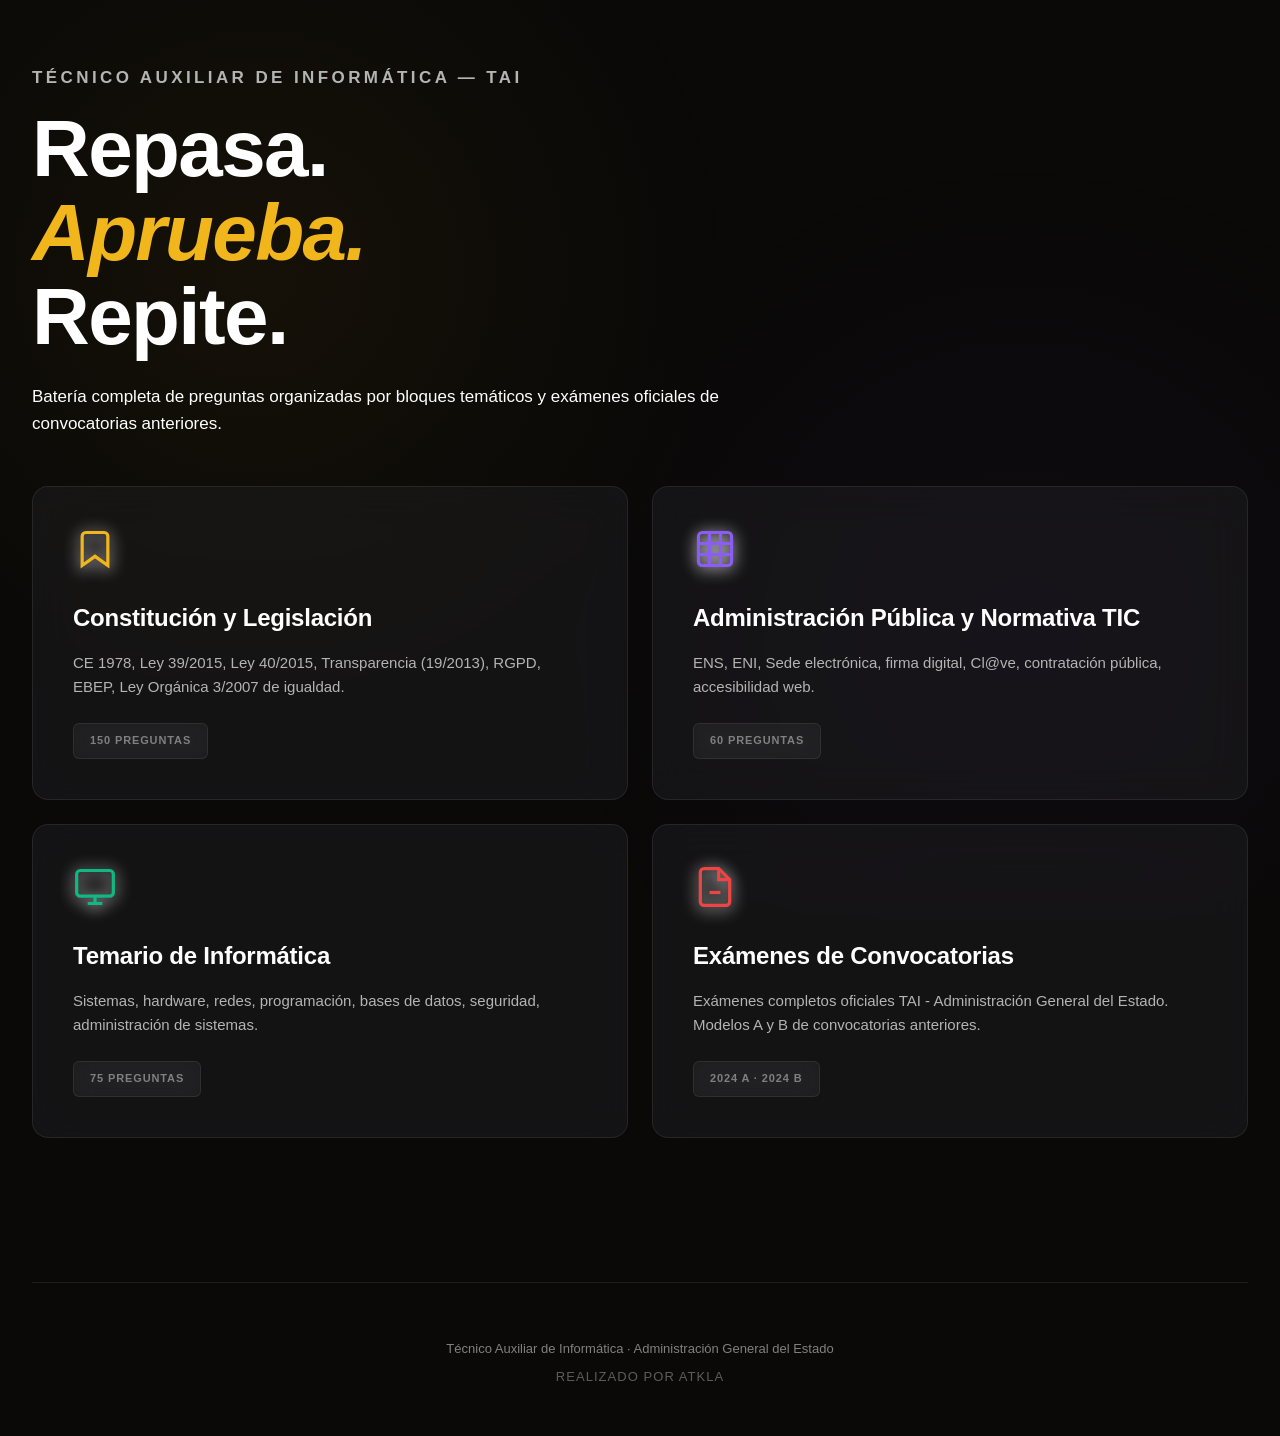
<file: index.html>
<!doctype html>
<html lang="es">

<head>
    <meta charset="UTF-8" />
    <meta name="viewport" content="width=device-width, initial-scale=1.0" />
    <title>Repaso TAI - Técnico Auxiliar de Informática</title>
    <link rel="stylesheet" href="css/styles.css" />
</head>

<body>
    <div class="container">
        <header class="header">
            <p class="subtitle">Técnico Auxiliar de Informática — TAI</p>
            <h1>
                Repasa.<br /><span class="highlight">Aprueba.</span><br />Repite.
            </h1>
            <p style="
            color: var(--text-secondary);
            margin-top: 1.5rem;
            max-width: 700px;
          ">
                Batería completa de preguntas organizadas por bloques temáticos y
                exámenes oficiales de convocatorias anteriores.
            </p>
        </header>

        <nav class="main-nav">
            <div class="nav-grid">
                <!-- Bloque 1: Constitución y Legislación -->
                <a href="constitucion.html" class="nav-card" data-tema="constitucion">
                    <div class="card-icon">
                        <svg viewBox="0 0 24 24" fill="none" stroke="currentColor" stroke-width="2">
                            <path d="M19 21l-7-5-7 5V5a2 2 0 0 1 2-2h10a2 2 0 0 1 2 2z" />
                        </svg>
                    </div>
                    <h2>Constitución y Legislación</h2>
                    <p class="card-desc">
                        CE 1978, Ley 39/2015, Ley 40/2015, Transparencia (19/2013), RGPD,
                        EBEP, Ley Orgánica 3/2007 de igualdad.
                    </p>
                    <span class="card-count">150 preguntas</span>
                </a>

                <!-- Bloque 2: Administración Pública y Normativa TIC -->
                <a href="administracion.html" class="nav-card" data-tema="administracion">
                    <div class="card-icon">
                        <svg viewBox="0 0 24 24" fill="none" stroke="currentColor" stroke-width="2">
                            <rect x="3" y="3" width="18" height="18" rx="2" />
                            <path d="M9 3v18M15 3v18M3 9h18M3 15h18" />
                        </svg>
                    </div>
                    <h2>Administración Pública y Normativa TIC</h2>
                    <p class="card-desc">
                        ENS, ENI, Sede electrónica, firma digital, Cl@ve, contratación
                        pública, accesibilidad web.
                    </p>
                    <span class="card-count">60 preguntas</span>
                </a>

                <!-- Bloque 3: Temario de Informática -->
                <a href="informatica.html" class="nav-card" data-tema="informatica">
                    <div class="card-icon">
                        <svg viewBox="0 0 24 24" fill="none" stroke="currentColor" stroke-width="2">
                            <rect x="2" y="3" width="20" height="14" rx="2" />
                            <path d="M8 21h8M12 17v4" />
                        </svg>
                    </div>
                    <h2>Temario de Informática</h2>
                    <p class="card-desc">
                        Sistemas, hardware, redes, programación, bases de datos,
                        seguridad, administración de sistemas.
                    </p>
                    <span class="card-count">75 preguntas</span>
                </a>

                <!-- Bloque 4: Exámenes Anteriores -->
                <a href="examenes.html" class="nav-card" data-tema="examenes">
                    <div class="card-icon">
                        <svg viewBox="0 0 24 24" fill="none" stroke="currentColor" stroke-width="2">
                            <path d="M14 2H6a2 2 0 0 0-2 2v16a2 2 0 0 0 2 2h12a2 2 0 0 0 2-2V8z" />
                            <polyline points="14 2 14 8 20 8" />
                            <line x1="9" y1="15" x2="15" y2="15" />
                        </svg>
                    </div>
                    <h2>Exámenes de Convocatorias</h2>
                    <p class="card-desc">
                        Exámenes completos oficiales TAI - Administración General del
                        Estado. Modelos A y B de convocatorias anteriores.
                    </p>
                    <span class="card-count">2024 A · 2024 B</span>
                </a>
            </div>
        </nav>

        <footer class="footer">
            <p>
                Técnico Auxiliar de Informática · Administración General del Estado
            </p>
            <p class="footer-note">Realizado por ATKLA</p>
        </footer>
    </div>
</body>

</html>
</file>
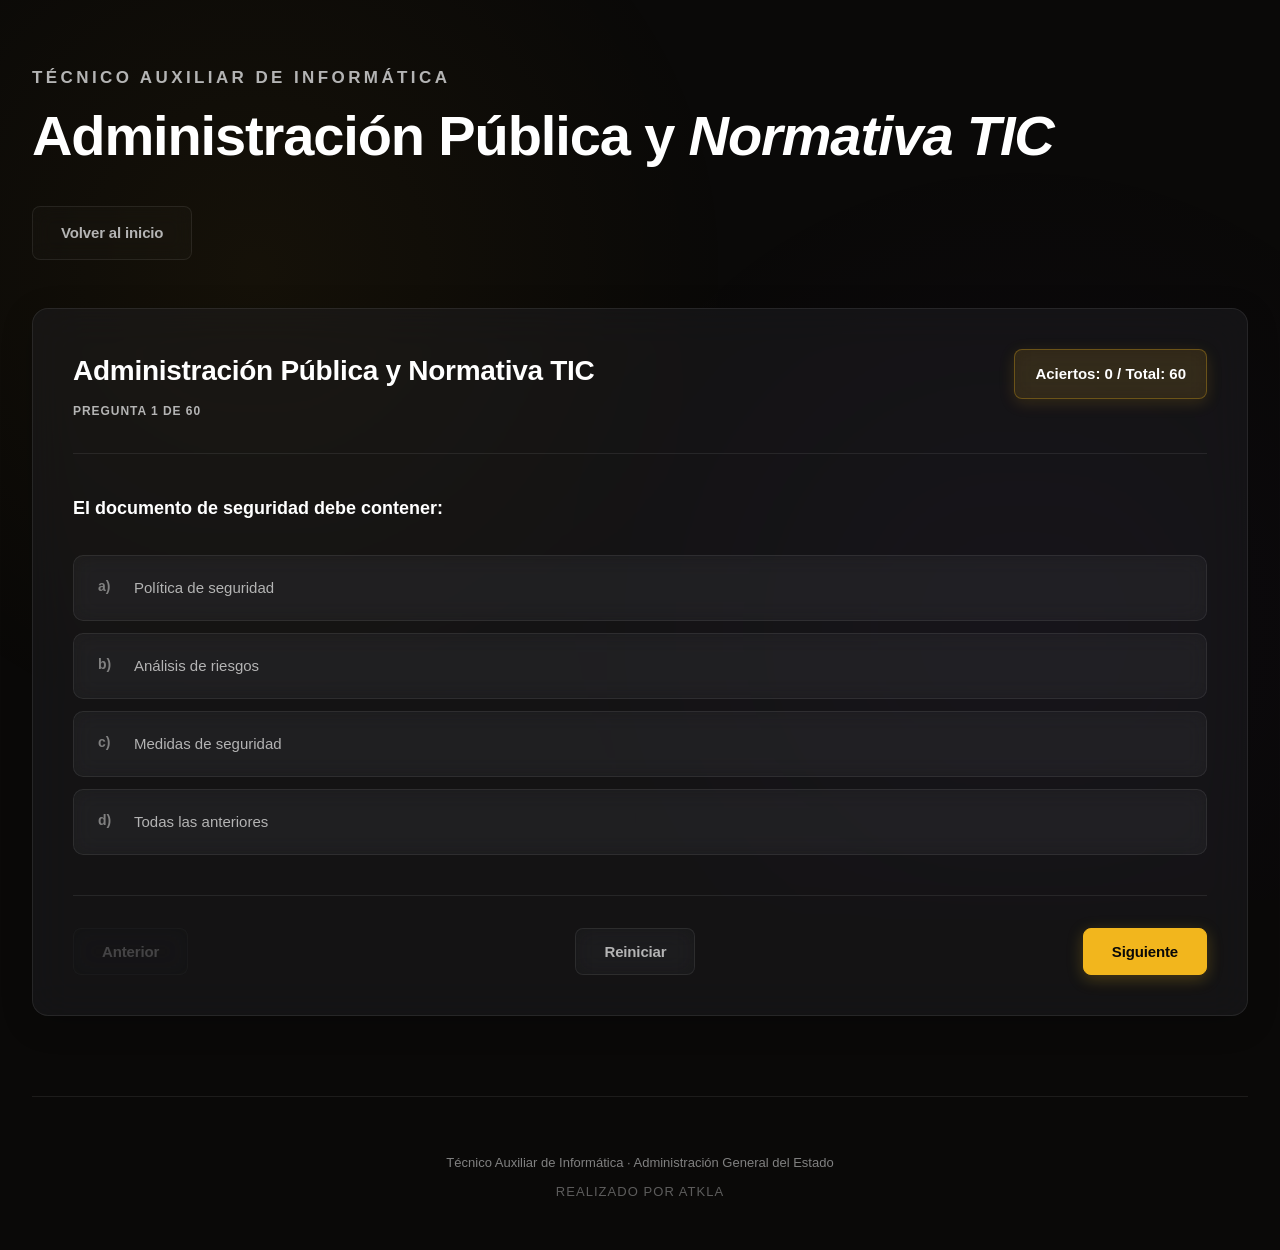
<file: administracion.html>
<!DOCTYPE html>
<html lang="es">
<head>
    <meta charset="UTF-8">
    <meta name="viewport" content="width=device-width, initial-scale=1.0">
    <title>Administración Pública y Normativa TIC - Repaso TAI</title>
    <link rel="stylesheet" href="css/styles.css">
</head>
<body>
    <div class="container">
        <header class="header">
            <p class="subtitle">Técnico Auxiliar de Informática</p>
            <h1 style="font-size: clamp(2rem, 5vw, 3.5rem);">Administración Pública y <span class="highlight" style="color: var(--administracion);">Normativa TIC</span></h1>
            <a href="index.html" class="btn btn-secondary" style="margin-top: 1rem;">Volver al inicio</a>
        </header>

        <div class="quiz-container">
            <div class="quiz-header">
                <div>
                    <h2 id="quiz-title">Cargando preguntas...</h2>
                    <p id="quiz-progress" class="quiz-progress"></p>
                </div>
                <div class="score">
                    <span id="current-score">Aciertos: 0</span> / 
                    <span id="total-questions">Total: 0</span>
                </div>
            </div>

            <div id="question-wrapper">
                <div class="question-container">
                    <p class="question-text" id="question-text"></p>
                    <ul class="options-list" id="options-list"></ul>
                </div>

                <div class="quiz-controls">
                    <button class="btn btn-secondary" id="prev-btn" disabled>Anterior</button>
                    <button class="btn btn-secondary" id="restart-btn">Reiniciar</button>
                    <button class="btn btn-primary" id="next-btn">Siguiente</button>
                </div>
            </div>

            <div id="summary" style="display: none; text-align: center;">
                <h2 style="margin-bottom: 1rem;">Test completado</h2>
                <div style="font-size: 3rem; margin: 2rem 0; color: var(--administracion);">
                    <span id="final-score"></span>
                </div>
                <p style="margin-bottom: 2rem; color: var(--text-secondary);">
                    Has acertado <strong id="correct-count"></strong> de <strong id="question-count"></strong> preguntas
                </p>
                <button class="btn btn-primary" id="review-btn">Revisar respuestas</button>
                <button class="btn btn-secondary" id="restart-final-btn">Reiniciar test</button>
            </div>
        </div>

        <footer class="footer">
            <p>Técnico Auxiliar de Informática · Administración General del Estado</p>
            <p class="footer-note">Realizado por ATKLA</p>
        </footer>
    </div>

    <script src="data/administracion_tic.js"></script>
    <script src="js/quiz.js"></script>
</body>
</html>
</file>
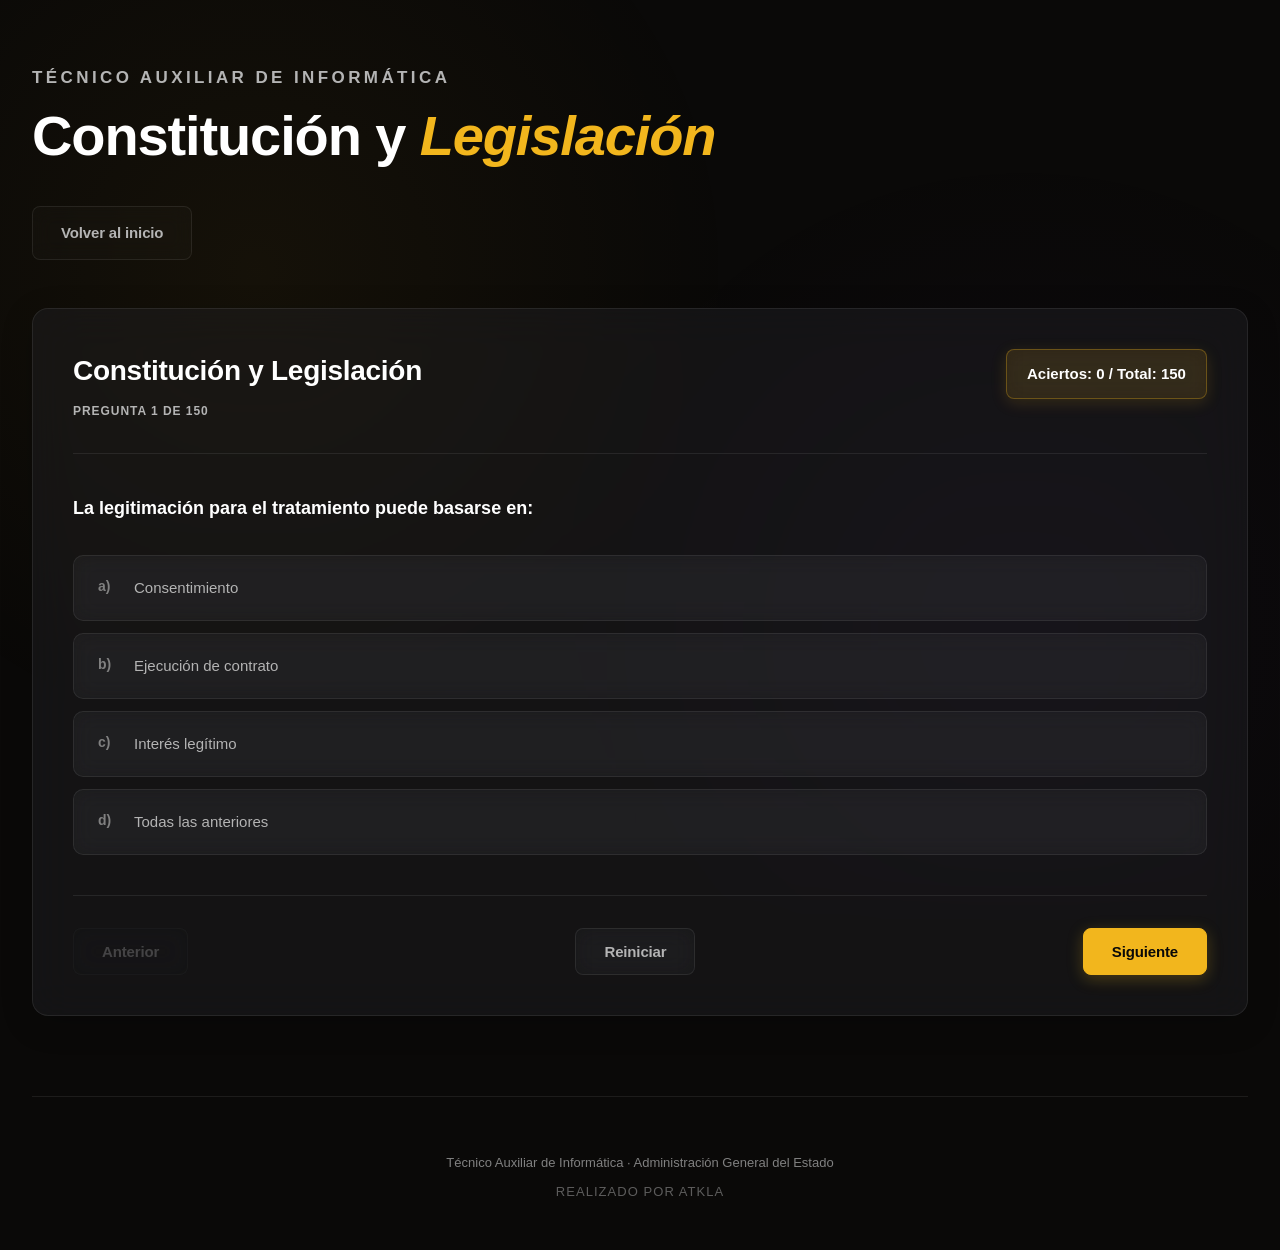
<file: constitucion.html>
<!DOCTYPE html>
<html lang="es">
<head>
    <meta charset="UTF-8">
    <meta name="viewport" content="width=device-width, initial-scale=1.0">
    <title>Constitución y Legislación - Repaso TAI</title>
    <link rel="stylesheet" href="css/styles.css">
</head>
<body>
    <div class="container">
        <header class="header">
            <p class="subtitle">Técnico Auxiliar de Informática</p>
            <h1 style="font-size: clamp(2rem, 5vw, 3.5rem);">Constitución y <span class="highlight">Legislación</span></h1>
            <a href="index.html" class="btn btn-secondary" style="margin-top: 1rem;">Volver al inicio</a>
        </header>

        <div class="quiz-container">
            <div class="quiz-header">
                <div>
                    <h2 id="quiz-title">Cargando preguntas...</h2>
                    <p id="quiz-progress" class="quiz-progress"></p>
                </div>
                <div class="score">
                    <span id="current-score">Aciertos: 0</span> / 
                    <span id="total-questions">Total: 0</span>
                </div>
            </div>

            <div id="question-wrapper">
                <div class="question-container">
                    <p class="question-text" id="question-text"></p>
                    <ul class="options-list" id="options-list"></ul>
                </div>

                <div class="quiz-controls">
                    <button class="btn btn-secondary" id="prev-btn" disabled>Anterior</button>
                    <button class="btn btn-secondary" id="restart-btn">Reiniciar</button>
                    <button class="btn btn-primary" id="next-btn">Siguiente</button>
                </div>
            </div>

            <div id="summary" style="display: none; text-align: center;">
                <h2 style="margin-bottom: 1rem;">Test completado</h2>
                <div style="font-size: 3rem; margin: 2rem 0; color: var(--constitucion);">
                    <span id="final-score"></span>
                </div>
                <p style="margin-bottom: 2rem; color: var(--text-secondary);">
                    Has acertado <strong id="correct-count"></strong> de <strong id="question-count"></strong> preguntas
                </p>
                <button class="btn btn-primary" id="review-btn">Revisar respuestas</button>
                <button class="btn btn-secondary" id="restart-final-btn">Reiniciar test</button>
            </div>
        </div>

        <footer class="footer">
            <p>Técnico Auxiliar de Informática · Administración General del Estado</p>
            <p class="footer-note">Realizado por ATKLA</p>
        </footer>
    </div>

    <script src="data/constitucion_legislacion.js"></script>
    <script src="js/quiz.js"></script>
</body>
</html>
</file>
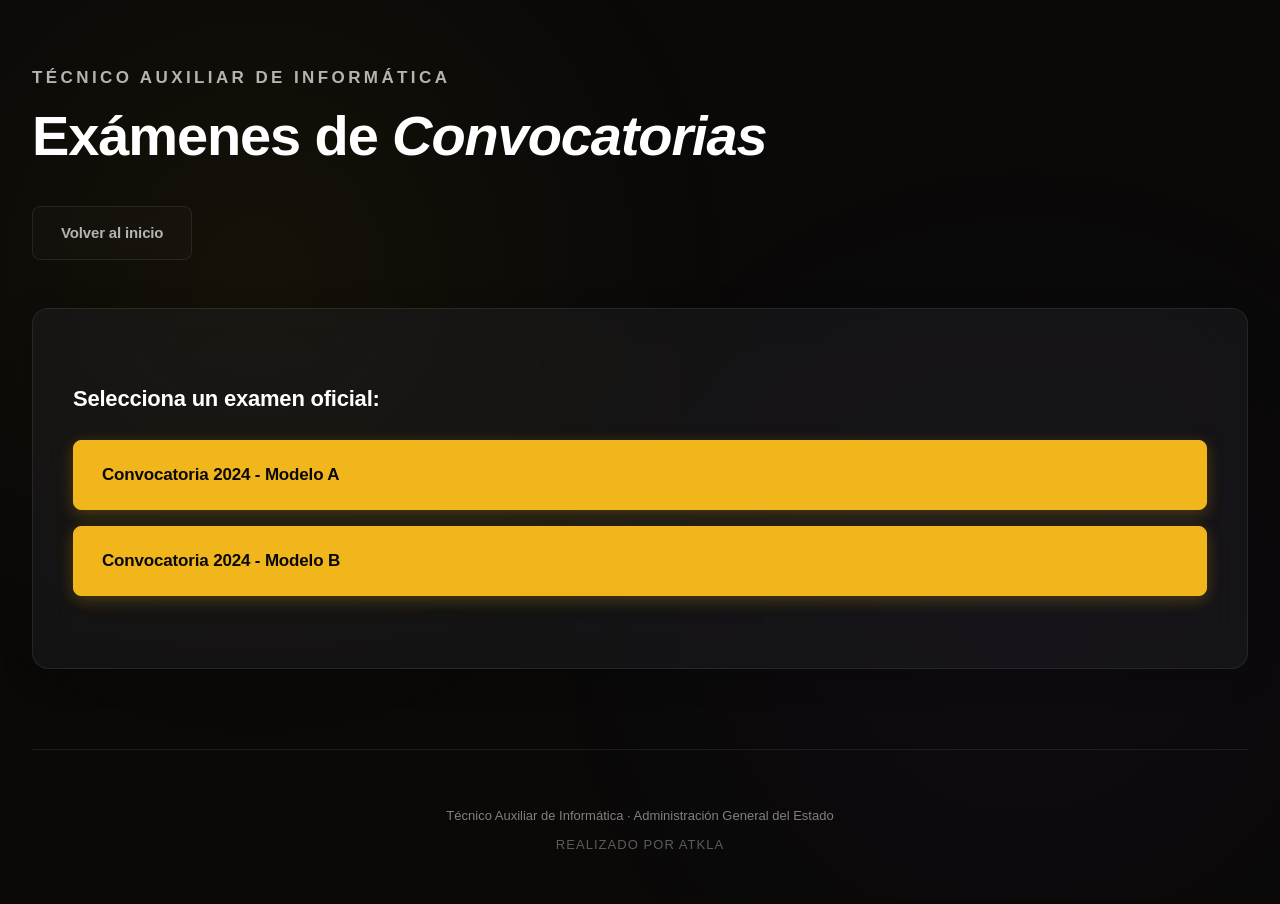
<file: examenes.html>
<!DOCTYPE html>
<html lang="es">
<head>
    <meta charset="UTF-8">
    <meta name="viewport" content="width=device-width, initial-scale=1.0">
    <title>Exámenes de Convocatorias - Repaso TAI</title>
    <link rel="stylesheet" href="css/styles.css">
</head>
<body>
    <div class="container">
        <header class="header">
            <p class="subtitle">Técnico Auxiliar de Informática</p>
            <h1 style="font-size: clamp(2rem, 5vw, 3.5rem);">Exámenes de <span class="highlight" style="color: var(--examenes);">Convocatorias</span></h1>
            <a href="index.html" class="btn btn-secondary" style="margin-top: 1rem;">Volver al inicio</a>
        </header>

        <div class="quiz-container">
            <!-- Selector de examen -->
            <div id="exam-selector" class="exam-selector">
                <h3>Selecciona un examen oficial:</h3>
                <div class="exam-buttons">
                    <button class="btn btn-primary exam-option" data-exam="2024A">
                        Convocatoria 2024 - Modelo A
                    </button>
                    <button class="btn btn-primary exam-option" data-exam="2024B">
                        Convocatoria 2024 - Modelo B
                    </button>
                </div>
            </div>

            <!-- Quiz (oculto inicialmente) -->
            <div id="quiz-section" style="display: none;">
                <div class="quiz-header">
                    <div>
                        <h2 id="quiz-title">Cargando preguntas...</h2>
                        <p id="quiz-progress" class="quiz-progress"></p>
                    </div>
                    <div class="score">
                        <span id="current-score">Aciertos: 0</span> / 
                        <span id="total-questions">Total: 0</span>
                    </div>
                </div>

                <div id="question-wrapper">
                    <div class="question-container">
                        <p class="question-text" id="question-text"></p>
                        <ul class="options-list" id="options-list"></ul>
                    </div>

                    <div class="quiz-controls">
                        <button class="btn btn-secondary" id="prev-btn" disabled>Anterior</button>
                        <button class="btn btn-secondary" id="back-to-selector-btn">Cambiar examen</button>
                        <button class="btn btn-primary" id="next-btn">Siguiente</button>
                    </div>
                </div>

                <div id="summary" style="display: none; text-align: center;">
                    <h2 style="margin-bottom: 1rem;">Test completado</h2>
                    <div style="font-size: 3rem; margin: 2rem 0; color: var(--examenes);">
                        <span id="final-score"></span>
                    </div>
                    <p style="margin-bottom: 2rem; color: var(--text-secondary);">
                        Has acertado <strong id="correct-count"></strong> de <strong id="question-count"></strong> preguntas
                    </p>
                    <button class="btn btn-primary" id="review-btn">Revisar respuestas</button>
                    <button class="btn btn-secondary" id="restart-final-btn">Volver al selector</button>
                </div>
            </div>
        </div>

        <footer class="footer">
            <p>Técnico Auxiliar de Informática · Administración General del Estado</p>
            <p class="footer-note">Realizado por ATKLA</p>
        </footer>
    </div>

    <script src="data/examenes.js"></script>
    <script src="js/quiz-examenes.js"></script>
</body>
</html>
</file>
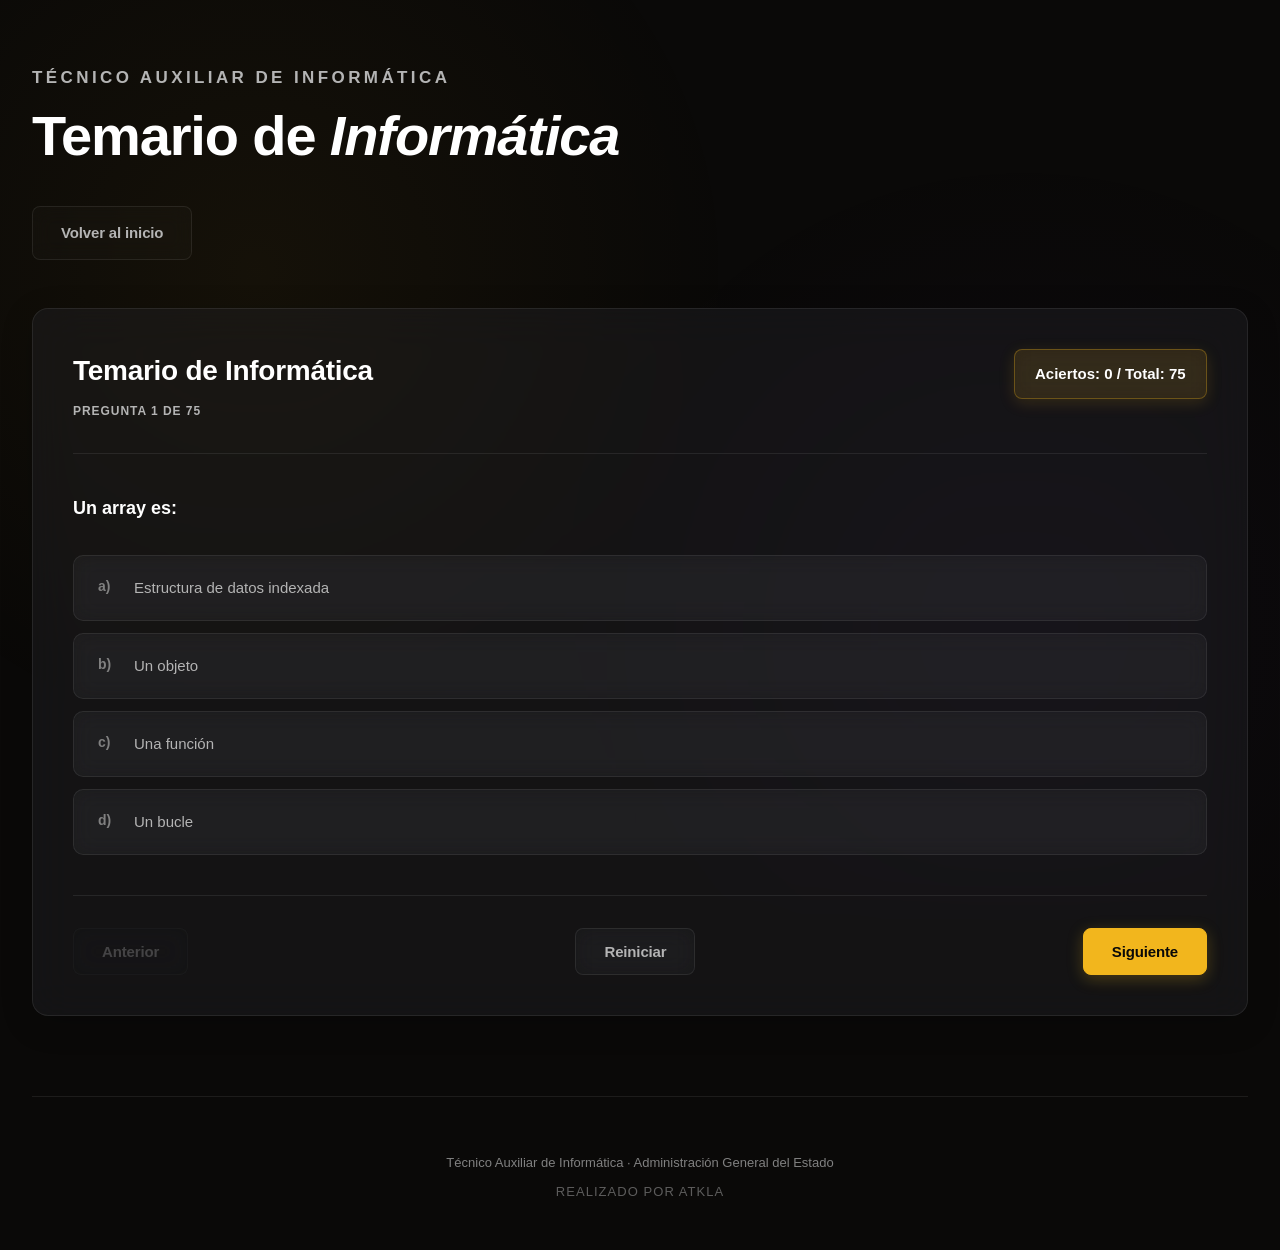
<file: informatica.html>
<!DOCTYPE html>
<html lang="es">
<head>
    <meta charset="UTF-8">
    <meta name="viewport" content="width=device-width, initial-scale=1.0">
    <title>Temario de Informática - Repaso TAI</title>
    <link rel="stylesheet" href="css/styles.css">
</head>
<body>
    <div class="container">
        <header class="header">
            <p class="subtitle">Técnico Auxiliar de Informática</p>
            <h1 style="font-size: clamp(2rem, 5vw, 3.5rem);">Temario de <span class="highlight" style="color: var(--informatica);">Informática</span></h1>
            <a href="index.html" class="btn btn-secondary" style="margin-top: 1rem;">Volver al inicio</a>
        </header>

        <div class="quiz-container">
            <div class="quiz-header">
                <div>
                    <h2 id="quiz-title">Cargando preguntas...</h2>
                    <p id="quiz-progress" class="quiz-progress"></p>
                </div>
                <div class="score">
                    <span id="current-score">Aciertos: 0</span> / 
                    <span id="total-questions">Total: 0</span>
                </div>
            </div>

            <div id="question-wrapper">
                <div class="question-container">
                    <p class="question-text" id="question-text"></p>
                    <ul class="options-list" id="options-list"></ul>
                </div>

                <div class="quiz-controls">
                    <button class="btn btn-secondary" id="prev-btn" disabled>Anterior</button>
                    <button class="btn btn-secondary" id="restart-btn">Reiniciar</button>
                    <button class="btn btn-primary" id="next-btn">Siguiente</button>
                </div>
            </div>

            <div id="summary" style="display: none; text-align: center;">
                <h2 style="margin-bottom: 1rem;">Test completado</h2>
                <div style="font-size: 3rem; margin: 2rem 0; color: var(--informatica);">
                    <span id="final-score"></span>
                </div>
                <p style="margin-bottom: 2rem; color: var(--text-secondary);">
                    Has acertado <strong id="correct-count"></strong> de <strong id="question-count"></strong> preguntas
                </p>
                <button class="btn btn-primary" id="review-btn">Revisar respuestas</button>
                <button class="btn btn-secondary" id="restart-final-btn">Reiniciar test</button>
            </div>
        </div>

        <footer class="footer">
            <p>Técnico Auxiliar de Informática · Administración General del Estado</p>
            <p class="footer-note">Realizado por ATKLA</p>
        </footer>
    </div>

    <script src="data/informatica.js"></script>
    <script src="js/quiz.js"></script>
</body>
</html>
</file>
<file: css/styles.css>
/* === RESET === */
* {
    margin: 0;
    padding: 0;
    box-sizing: border-box;
}

:root {
    /* Colores base */
    --bg-page: #0A0908;
    --bg-card: rgba(30, 30, 34, 0.5);
    --bg-card-hover: rgba(38, 38, 42, 0.7);
    
    /* Accent colors */
    --accent: #f2b61d;
    --purple: #8b5cf6;
    --green: #10b981;
    --red: #ef4444;
    
    /* Textos */
    --text-1: #ffffff;
    --text-2: #b4b4b4;
    --text-3: #808080;
    
    /* Bordes y efectos */
    --border: rgba(255, 255, 255, 0.08);
    --border-hover: rgba(255, 255, 255, 0.15);
    --glow: rgba(242, 182, 29, 0.15);
}

/* === BASE === */
html {
    font-size: 16px;
}

body {
    font-family: -apple-system, BlinkMacSystemFont, "Segoe UI", Roboto, sans-serif;
    background: var(--bg-page);
    color: var(--text-1);
    line-height: 1.6;
    -webkit-font-smoothing: antialiased;
    min-height: 100vh;
    position: relative;
}

/* Fondo con gradiente sutil */
body::before {
    content: '';
    position: fixed;
    top: 0;
    left: 0;
    width: 100%;
    height: 100%;
    background: 
        radial-gradient(circle at 20% 30%, rgba(242, 182, 29, 0.05) 0%, transparent 40%),
        radial-gradient(circle at 80% 70%, rgba(139, 92, 246, 0.04) 0%, transparent 40%);
    pointer-events: none;
    z-index: 0;
}

.container {
    max-width: 1280px;
    margin: 0 auto;
    padding: 0 2rem;
    position: relative;
    z-index: 1;
}

/* === HEADER === */
.header {
    padding: 4rem 0 3rem;
}

.subtitle {
    font-size: 0.6875rem;
    text-transform: uppercase;
    letter-spacing: 0.2em;
    color: var(--text-3);
    margin-bottom: 1rem;
    font-weight: 600;
}

.header h1 {
    font-size: clamp(2.5rem, 7vw, 5rem);
    font-weight: 700;
    line-height: 1.05;
    margin-bottom: 1.5rem;
    letter-spacing: -0.02em;
}

.header h1 .highlight {
    color: var(--accent);
    font-style: italic;
}

.header > p {
    font-size: 1.0625rem;
    color: var(--text-2);
    max-width: 680px;
    line-height: 1.6;
}

/* === NAVIGATION === */
.main-nav {
    padding-bottom: 4rem;
}

.nav-grid {
    display: grid;
    grid-template-columns: repeat(2, 1fr);
    gap: 1.5rem;
}

.nav-card {
    background: var(--bg-card);
    backdrop-filter: blur(20px) saturate(150%);
    -webkit-backdrop-filter: blur(20px) saturate(150%);
    border: 1px solid var(--border);
    border-radius: 16px;
    padding: 2.5rem;
    text-decoration: none;
    color: inherit;
    display: flex;
    flex-direction: column;
    transition: all 0.3s cubic-bezier(0.4, 0, 0.2, 1);
    position: relative;
    overflow: hidden;
}

/* Efecto de brillo en hover */
.nav-card::before {
    content: '';
    position: absolute;
    top: 0;
    left: 0;
    width: 100%;
    height: 100%;
    background: linear-gradient(135deg, rgba(255, 255, 255, 0.03) 0%, transparent 60%);
    opacity: 0;
    transition: opacity 0.3s ease;
    pointer-events: none;
}

.nav-card:hover {
    background: var(--bg-card-hover);
    border-color: var(--border-hover);
    transform: translateY(-4px);
    box-shadow: 0 12px 40px rgba(0, 0, 0, 0.3);
}

.nav-card:hover::before {
    opacity: 1;
}

.card-icon {
    width: 44px;
    height: 44px;
    margin-bottom: 1.75rem;
    display: flex;
    align-items: center;
    justify-content: center;
}

.card-icon svg {
    width: 100%;
    height: 100%;
    stroke-width: 1.75;
    filter: drop-shadow(0 2px 8px currentColor);
}

.nav-card[data-tema="constitucion"] .card-icon svg {
    stroke: var(--accent);
}

.nav-card[data-tema="administracion"] .card-icon svg {
    stroke: var(--purple);
}

.nav-card[data-tema="informatica"] .card-icon svg {
    stroke: var(--green);
}

.nav-card[data-tema="examenes"] .card-icon svg {
    stroke: var(--red);
}

.nav-card h2 {
    font-size: 1.5rem;
    font-weight: 700;
    margin-bottom: 0.875rem;
    color: var(--text-1);
    letter-spacing: -0.01em;
}

.card-desc {
    font-size: 0.9375rem;
    color: var(--text-2);
    line-height: 1.6;
    margin-bottom: auto;
    padding-bottom: 1.5rem;
}

.card-count {
    display: inline-block;
    font-size: 0.6875rem;
    text-transform: uppercase;
    letter-spacing: 0.08em;
    color: var(--text-3);
    background: rgba(255, 255, 255, 0.04);
    backdrop-filter: blur(10px);
    padding: 0.5rem 1rem;
    border-radius: 6px;
    border: 1px solid var(--border);
    font-weight: 600;
    width: fit-content;
}

/* === QUIZ CONTAINER === */
.quiz-container {
    background: var(--bg-card);
    backdrop-filter: blur(20px) saturate(150%);
    -webkit-backdrop-filter: blur(20px) saturate(150%);
    border: 1px solid var(--border);
    border-radius: 16px;
    padding: 2.5rem;
    margin-bottom: 3rem;
    box-shadow: 0 8px 32px rgba(0, 0, 0, 0.2);
}

.quiz-header {
    display: flex;
    justify-content: space-between;
    align-items: flex-start;
    gap: 2rem;
    padding-bottom: 2rem;
    border-bottom: 1px solid var(--border);
    margin-bottom: 2.5rem;
}

.quiz-header h2 {
    font-size: 1.75rem;
    font-weight: 700;
    margin-bottom: 0.5rem;
    letter-spacing: -0.01em;
}

.quiz-progress {
    font-size: 0.75rem;
    text-transform: uppercase;
    letter-spacing: 0.08em;
    color: var(--text-2);
    font-weight: 600;
}

.score {
    background: rgba(242, 182, 29, 0.12);
    backdrop-filter: blur(10px);
    border: 1px solid rgba(242, 182, 29, 0.3);
    padding: 0.75rem 1.25rem;
    border-radius: 8px;
    font-size: 0.9375rem;
    font-weight: 700;
    white-space: nowrap;
    box-shadow: 0 4px 16px rgba(242, 182, 29, 0.15);
}

/* === QUESTIONS === */
.question-text {
    font-size: 1.125rem;
    font-weight: 600;
    margin-bottom: 2rem;
    line-height: 1.6;
    color: var(--text-1);
}

.options-list {
    list-style: none;
    display: flex;
    flex-direction: column;
    gap: 0.75rem;
    margin-bottom: 2.5rem;
}

.option-btn {
    width: 100%;
    background: rgba(255, 255, 255, 0.03);
    backdrop-filter: blur(10px);
    border: 1px solid var(--border);
    border-radius: 10px;
    padding: 1.25rem 1.5rem;
    cursor: pointer;
    transition: all 0.2s cubic-bezier(0.4, 0, 0.2, 1);
    display: flex;
    gap: 1rem;
    align-items: flex-start;
    text-align: left;
    font-size: 0.9375rem;
    color: var(--text-1);
}

.option-btn:hover:not(:disabled) {
    background: rgba(255, 255, 255, 0.06);
    border-color: var(--border-hover);
    transform: translateX(3px);
}

.option-btn:disabled {
    cursor: not-allowed;
}

.option-letter {
    font-weight: 700;
    color: var(--text-3);
    min-width: 1.25rem;
    font-size: 0.875rem;
    margin-top: 0.125rem;
}

.option-text {
    flex: 1;
    color: var(--text-2);
    line-height: 1.6;
}

.option-btn.correct {
    background: rgba(16, 185, 129, 0.12);
    border-color: rgba(16, 185, 129, 0.5);
    box-shadow: 0 0 0 3px rgba(16, 185, 129, 0.1);
}

.option-btn.correct .option-letter,
.option-btn.correct .option-text {
    color: #10b981;
    font-weight: 600;
}

.option-btn.incorrect {
    background: rgba(239, 68, 68, 0.12);
    border-color: rgba(239, 68, 68, 0.5);
    box-shadow: 0 0 0 3px rgba(239, 68, 68, 0.1);
}

.option-btn.incorrect .option-letter,
.option-btn.incorrect .option-text {
    color: #ef4444;
}

/* === CONTROLS === */
.quiz-controls {
    display: flex;
    justify-content: space-between;
    gap: 1rem;
    padding-top: 2rem;
    border-top: 1px solid var(--border);
}

.btn {
    padding: 0.875rem 1.75rem;
    border: 1px solid var(--border);
    border-radius: 8px;
    font-size: 0.9375rem;
    font-weight: 600;
    cursor: pointer;
    transition: all 0.2s cubic-bezier(0.4, 0, 0.2, 1);
    background: rgba(255, 255, 255, 0.04);
    backdrop-filter: blur(10px);
    color: var(--text-1);
    text-decoration: none;
    display: inline-block;
    letter-spacing: -0.01em;
}

.btn:hover:not(:disabled) {
    background: rgba(255, 255, 255, 0.08);
    border-color: var(--border-hover);
    transform: translateY(-1px);
}

.btn:disabled {
    opacity: 0.3;
    cursor: not-allowed;
}

.btn-primary {
    background: var(--accent);
    color: var(--bg-page);
    border-color: var(--accent);
    font-weight: 700;
    box-shadow: 0 4px 16px rgba(242, 182, 29, 0.25);
}

.btn-primary:hover:not(:disabled) {
    background: #ffca3a;
    border-color: #ffca3a;
    box-shadow: 0 6px 20px rgba(242, 182, 29, 0.35);
}

.btn-secondary {
    background: rgba(255, 255, 255, 0.02);
    color: var(--text-2);
}

.btn-secondary:hover:not(:disabled) {
    color: var(--text-1);
    background: rgba(255, 255, 255, 0.06);
}

/* === EXAM SELECTOR === */
.exam-selector {
    padding: 2rem 0;
}

.exam-selector h3 {
    font-size: 1.375rem;
    font-weight: 700;
    margin-bottom: 1.5rem;
    letter-spacing: -0.01em;
}

.exam-buttons {
    display: flex;
    flex-direction: column;
    gap: 1rem;
}

.exam-option {
    width: 100%;
    padding: 1.5rem 1.75rem;
    font-size: 1.0625rem;
    text-align: left;
}

/* === SUMMARY === */
#summary {
    text-align: center;
    padding: 2.5rem 0;
}

#summary h2 {
    font-size: 1.75rem;
    font-weight: 700;
    margin-bottom: 2rem;
    letter-spacing: -0.01em;
}

#final-score {
    font-size: 4rem;
    font-weight: 700;
    color: var(--accent);
    display: block;
    margin: 2rem 0;
    text-shadow: 0 0 40px rgba(242, 182, 29, 0.3);
}

#summary p {
    color: var(--text-2);
    margin-bottom: 2.5rem;
    font-size: 1.0625rem;
}

#summary .btn {
    margin: 0 0.5rem;
}

/* === FOOTER === */
.footer {
    text-align: center;
    padding: 3.5rem 0 2.5rem;
    border-top: 1px solid var(--border);
    margin-top: 5rem;
    color: var(--text-3);
}

.footer p {
    font-size: 0.8125rem;
    margin-bottom: 0.5rem;
}

.footer-note {
    font-size: 0.6875rem;
    text-transform: uppercase;
    letter-spacing: 0.08em;
    opacity: 0.7;
}

/* === RESPONSIVE === */
@media (max-width: 1024px) {
    .nav-grid {
        grid-template-columns: 1fr;
    }
}

@media (max-width: 768px) {
    .container {
        padding: 0 1.25rem;
    }
    
    .header {
        padding: 3rem 0 2rem;
    }
    
    .nav-card {
        padding: 2rem;
    }
    
    .quiz-container {
        padding: 2rem 1.5rem;
    }
    
    .quiz-header {
        flex-direction: column;
        align-items: flex-start;
        gap: 1.25rem;
    }
    
    .quiz-controls {
        flex-wrap: wrap;
    }
    
    .btn {
        flex: 1;
        min-width: 130px;
    }
    
    #final-score {
        font-size: 3rem;
    }
}

@media (max-width: 480px) {
    .header h1 {
        font-size: 2.25rem;
    }
    
    .nav-card {
        padding: 1.75rem;
    }
    
    .quiz-container {
        padding: 1.5rem;
    }
    
    .option-btn {
        padding: 1rem 1.125rem;
    }
    
    .btn {
        padding: 0.75rem 1.25rem;
        font-size: 0.875rem;
    }
}
</file>
